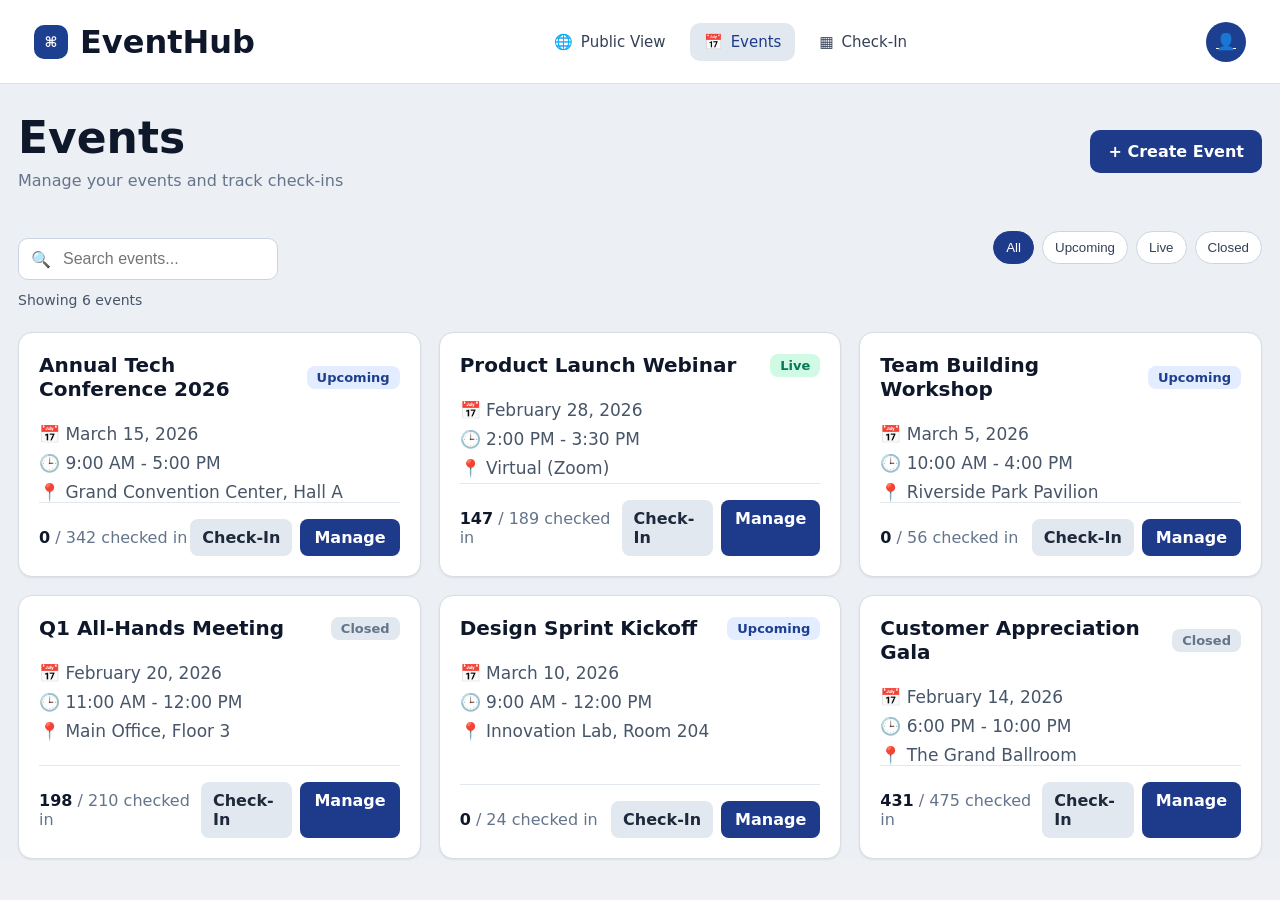
<file: index.html>
<!doctype html>
<html lang="en">
  <head>
    <meta charset="UTF-8" />
    <meta name="viewport" content="width=device-width, initial-scale=1.0" />
    <title>EventHub - Events</title>
    <link rel="stylesheet" href="./src/styles.css" />
  </head>
  <body>
    <div class="page-wrap">
      <header class="topbar">
        <div class="brand">
          <div class="brand-icon">⌘</div>
          <span>EventHub</span>
        </div>

        <nav class="nav-links">
          <a href="./public-view.html" class="nav-link"><span>🌐</span>Public View</a>
          <a href="./index.html" class="nav-link active"><span>📅</span>Events</a>
          <a href="./check-in.html" class="nav-link"><span>▦</span>Check-In</a>
        </nav>

        <a href="./public-view.html" class="user-btn" aria-label="User Profile">👤</a>
      </header>

      <main class="content">
        <div class="content-header">
          <div>
            <h1>Events</h1>
            <p>Manage your events and track check-ins</p>
          </div>
          <a href="./create-event.html" class="primary-btn">+ Create Event</a>
        </div>

        <div class="controls-row">
          <div class="search-box">
            <span>🔍</span>
            <input id="searchInput" type="text" placeholder="Search events..." />
          </div>
          <div class="status-filters" aria-label="Filter by status">
            <button class="filter-btn active" data-filter="all">All</button>
            <button class="filter-btn" data-filter="upcoming">Upcoming</button>
            <button class="filter-btn" data-filter="live">Live</button>
            <button class="filter-btn" data-filter="closed">Closed</button>
          </div>
        </div>

        <p id="resultsCount" class="results-count">Showing 6 events</p>

        <section class="cards-grid" id="eventsGrid">
          <article class="event-card" data-title="annual tech conference 2026" data-location="grand convention center, hall a" data-status="upcoming">
            <div class="card-header"><h2>Annual Tech Conference 2026</h2><span class="status upcoming">Upcoming</span></div>
            <div class="row">📅 March 15, 2026</div>
            <div class="row">🕒 9:00 AM - 5:00 PM</div>
            <div class="row">📍 Grand Convention Center, Hall A</div>
            <div class="card-footer"><p><strong>0</strong> / 342 checked in</p><div class="action-group"><a href="./check-in.html?event=Annual%20Tech%20Conference%202026" class="secondary-btn">Check-In</a><a href="./manage-event.html?event=Annual%20Tech%20Conference%202026" class="manage-btn">Manage</a></div></div>
          </article>

          <article class="event-card" data-title="product launch webinar" data-location="virtual (zoom)" data-status="live">
            <div class="card-header"><h2>Product Launch Webinar</h2><span class="status live">Live</span></div>
            <div class="row">📅 February 28, 2026</div>
            <div class="row">🕒 2:00 PM - 3:30 PM</div>
            <div class="row">📍 Virtual (Zoom)</div>
            <div class="card-footer"><p><strong>147</strong> / 189 checked in</p><div class="action-group"><a href="./check-in.html?event=Product%20Launch%20Webinar" class="secondary-btn">Check-In</a><a href="./manage-event.html?event=Product%20Launch%20Webinar" class="manage-btn">Manage</a></div></div>
          </article>

          <article class="event-card" data-title="team building workshop" data-location="riverside park pavilion" data-status="upcoming">
            <div class="card-header"><h2>Team Building Workshop</h2><span class="status upcoming">Upcoming</span></div>
            <div class="row">📅 March 5, 2026</div>
            <div class="row">🕒 10:00 AM - 4:00 PM</div>
            <div class="row">📍 Riverside Park Pavilion</div>
            <div class="card-footer"><p><strong>0</strong> / 56 checked in</p><div class="action-group"><a href="./check-in.html?event=Team%20Building%20Workshop" class="secondary-btn">Check-In</a><a href="./manage-event.html?event=Team%20Building%20Workshop" class="manage-btn">Manage</a></div></div>
          </article>

          <article class="event-card" data-title="q1 all-hands meeting" data-location="main office, floor 3" data-status="closed">
            <div class="card-header"><h2>Q1 All-Hands Meeting</h2><span class="status closed">Closed</span></div>
            <div class="row">📅 February 20, 2026</div>
            <div class="row">🕒 11:00 AM - 12:00 PM</div>
            <div class="row">📍 Main Office, Floor 3</div>
            <div class="card-footer"><p><strong>198</strong> / 210 checked in</p><div class="action-group"><a href="./check-in.html?event=Q1%20All-Hands%20Meeting" class="secondary-btn">Check-In</a><a href="./manage-event.html?event=Q1%20All-Hands%20Meeting" class="manage-btn">Manage</a></div></div>
          </article>

          <article class="event-card" data-title="design sprint kickoff" data-location="innovation lab, room 204" data-status="upcoming">
            <div class="card-header"><h2>Design Sprint Kickoff</h2><span class="status upcoming">Upcoming</span></div>
            <div class="row">📅 March 10, 2026</div>
            <div class="row">🕒 9:00 AM - 12:00 PM</div>
            <div class="row">📍 Innovation Lab, Room 204</div>
            <div class="card-footer"><p><strong>0</strong> / 24 checked in</p><div class="action-group"><a href="./check-in.html?event=Design%20Sprint%20Kickoff" class="secondary-btn">Check-In</a><a href="./manage-event.html?event=Design%20Sprint%20Kickoff" class="manage-btn">Manage</a></div></div>
          </article>

          <article class="event-card" data-title="customer appreciation gala" data-location="the grand ballroom" data-status="closed">
            <div class="card-header"><h2>Customer Appreciation Gala</h2><span class="status closed">Closed</span></div>
            <div class="row">📅 February 14, 2026</div>
            <div class="row">🕒 6:00 PM - 10:00 PM</div>
            <div class="row">📍 The Grand Ballroom</div>
            <div class="card-footer"><p><strong>431</strong> / 475 checked in</p><div class="action-group"><a href="./check-in.html?event=Customer%20Appreciation%20Gala" class="secondary-btn">Check-In</a><a href="./manage-event.html?event=Customer%20Appreciation%20Gala" class="manage-btn">Manage</a></div></div>
          </article>
        </section>

        <p id="noResults" class="no-results hidden">No events matched your search/filter.</p>
      </main>
    </div>

    <script>
      const searchInput = document.getElementById('searchInput');
      const filterButtons = Array.from(document.querySelectorAll('.filter-btn'));
      const cards = Array.from(document.querySelectorAll('.event-card'));
      const resultsCount = document.getElementById('resultsCount');
      const noResults = document.getElementById('noResults');

      let activeFilter = 'all';

      function applyFilters() {
        const term = searchInput.value.trim().toLowerCase();
        let visible = 0;

        cards.forEach((card) => {
          const matchesSearch = card.dataset.title.includes(term) || card.dataset.location.includes(term);
          const matchesFilter = activeFilter === 'all' || card.dataset.status === activeFilter;
          const show = matchesSearch && matchesFilter;
          card.classList.toggle('hidden', !show);
          if (show) visible += 1;
        });

        resultsCount.textContent = `Showing ${visible} event${visible === 1 ? '' : 's'}`;
        noResults.classList.toggle('hidden', visible !== 0);
      }

      searchInput.addEventListener('input', applyFilters);
      filterButtons.forEach((button) => {
        button.addEventListener('click', () => {
          filterButtons.forEach((b) => b.classList.remove('active'));
          button.classList.add('active');
          activeFilter = button.dataset.filter;
          applyFilters();
        });
      });
    </script>
  </body>
</html>
</file>
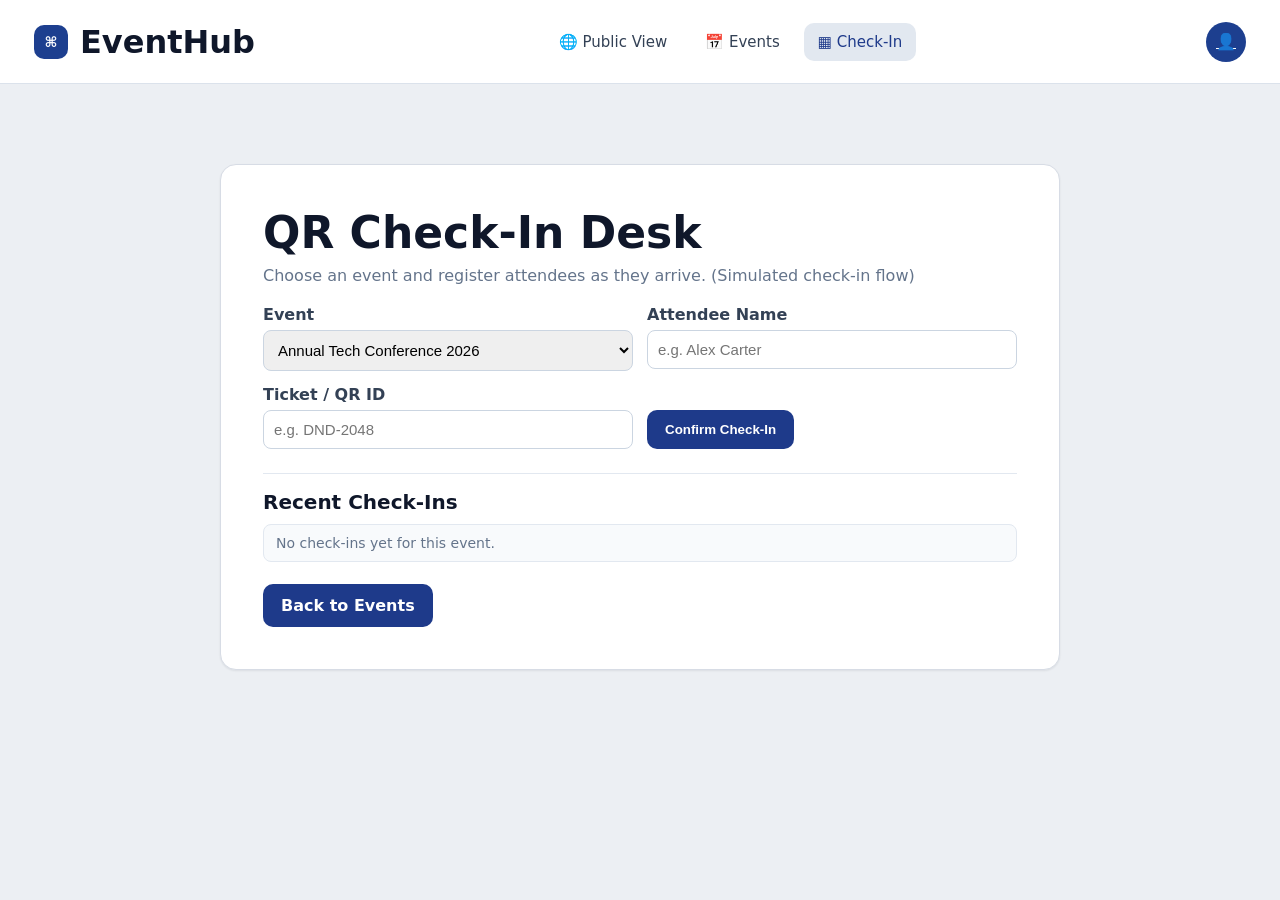
<file: check-in.html>
<!doctype html>
<html lang="en">
  <head>
    <meta charset="UTF-8" />
    <meta name="viewport" content="width=device-width, initial-scale=1.0" />
    <title>QR Check-In</title>
    <link rel="stylesheet" href="./src/styles.css" />
  </head>
  <body>
    <div class="subpage">
      <header class="topbar">
        <div class="brand"><div class="brand-icon">⌘</div><span>EventHub</span></div>
        <nav class="nav-links">
          <a href="./public-view.html" class="nav-link">🌐 Public View</a>
          <a href="./index.html" class="nav-link">📅 Events</a>
          <a href="./check-in.html" class="nav-link active">▦ Check-In</a>
        </nav>
        <a href="./public-view.html" class="user-btn">👤</a>
      </header>

      <div class="placeholder-card">
        <h1>QR Check-In Desk</h1>
        <p>Choose an event and register attendees as they arrive. (Simulated check-in flow)</p>

        <form id="checkInForm" class="checkin-form">
          <label>
            Event
            <select id="eventSelect" required>
              <option>Annual Tech Conference 2026</option>
              <option>Product Launch Webinar</option>
              <option>Team Building Workshop</option>
              <option>Q1 All-Hands Meeting</option>
              <option>Design Sprint Kickoff</option>
              <option>Customer Appreciation Gala</option>
            </select>
          </label>
          <label>
            Attendee Name
            <input id="attendeeName" type="text" placeholder="e.g. Alex Carter" required />
          </label>
          <label>
            Ticket / QR ID
            <input id="ticketId" type="text" placeholder="e.g. DND-2048" required />
          </label>
          <button class="primary-btn" type="submit">Confirm Check-In</button>
        </form>

        <div class="checkin-list-wrap">
          <h2>Recent Check-Ins</h2>
          <ul id="checkInList" class="checkin-list"></ul>
        </div>

        <a href="./index.html" class="primary-btn back-btn">Back to Events</a>
      </div>
    </div>

    <script>
      const STORAGE_KEY = 'eventhub-checkins-v1';
      const form = document.getElementById('checkInForm');
      const eventSelect = document.getElementById('eventSelect');
      const attendeeName = document.getElementById('attendeeName');
      const ticketId = document.getElementById('ticketId');
      const checkInList = document.getElementById('checkInList');

      const urlEvent = new URLSearchParams(window.location.search).get('event');
      if (urlEvent) {
        const options = Array.from(eventSelect.options).map((o) => o.value);
        if (options.includes(urlEvent)) eventSelect.value = urlEvent;
      }

      function readStore() {
        try {
          return JSON.parse(localStorage.getItem(STORAGE_KEY) || '[]');
        } catch {
          return [];
        }
      }

      function writeStore(records) {
        localStorage.setItem(STORAGE_KEY, JSON.stringify(records));
      }

      function render() {
        const selectedEvent = eventSelect.value;
        const records = readStore().filter((r) => r.event === selectedEvent).slice().reverse();
        checkInList.innerHTML = records.length
          ? records
              .map((r) => `<li><strong>${r.name}</strong> • ${r.ticket} <span>${r.time}</span></li>`)
              .join('')
          : '<li class="muted">No check-ins yet for this event.</li>';
      }

      form.addEventListener('submit', (event) => {
        event.preventDefault();
        const newRecord = {
          event: eventSelect.value,
          name: attendeeName.value.trim(),
          ticket: ticketId.value.trim(),
          time: new Date().toLocaleString()
        };

        if (!newRecord.name || !newRecord.ticket) return;

        const records = readStore();
        records.push(newRecord);
        writeStore(records);

        attendeeName.value = '';
        ticketId.value = '';
        attendeeName.focus();
        render();
      });

      eventSelect.addEventListener('change', render);
      render();
    </script>
  </body>
</html>
</file>
<file: src/styles.css>
:root {
  font-family: Inter, system-ui, -apple-system, Segoe UI, Roboto, sans-serif;
  color: #0f172a;
  background: #eef0f4;
}

* {
  box-sizing: border-box;
}

body {
  margin: 0;
  background: #eceff3;
}

.topbar {
  height: 84px;
  background: #fff;
  display: flex;
  align-items: center;
  justify-content: space-between;
  padding: 0 34px;
  border-bottom: 1px solid #dbe2eb;
}

.brand {
  display: flex;
  align-items: center;
  gap: 12px;
  font-size: 32px;
  font-weight: 700;
}

.brand-icon {
  width: 34px;
  height: 34px;
  border-radius: 10px;
  display: grid;
  place-items: center;
  background: #1d3f8f;
  color: #fff;
  font-size: 14px;
}

.nav-links {
  display: flex;
  gap: 10px;
}

.nav-link {
  display: inline-flex;
  align-items: center;
  gap: 8px;
  text-decoration: none;
  color: #334155;
  border-radius: 10px;
  padding: 10px 14px;
  font-size: 15px;
}

.nav-link.active,
.nav-link:hover {
  background: #e2e8f0;
  color: #1e3a8a;
}

.user-btn {
  width: 40px;
  height: 40px;
  border-radius: 9999px;
  display: grid;
  place-items: center;
  background: #1d3f8f;
  color: #fff;
}

.content {
  max-width: 1280px;
  margin: 28px auto;
  padding: 0 18px;
}

.content-header {
  display: flex;
  justify-content: space-between;
  align-items: center;
}

h1 {
  margin: 0;
  font-size: 44px;
}

p {
  margin: 8px 0 0;
  color: #64748b;
}

.primary-btn {
  text-decoration: none;
  border: none;
  background: #1e3a8a;
  color: #fff;
  font-weight: 600;
  padding: 12px 18px;
  border-radius: 10px;
}

.search-box {
  margin-top: 24px;
  display: flex;
  align-items: center;
  gap: 10px;
  background: #fff;
  border: 1px solid #cbd5e1;
  border-radius: 10px;
  max-width: 420px;
  padding: 10px 12px;
}

.search-box input {
  border: none;
  outline: none;
  width: 100%;
  font-size: 16px;
}

.cards-grid {
  margin-top: 24px;
  display: grid;
  grid-template-columns: repeat(3, minmax(0, 1fr));
  gap: 18px;
}

.event-card {
  background: #fff;
  border: 1px solid #d7dce5;
  border-radius: 14px;
  padding: 20px;
  box-shadow: 0 1px 2px rgba(15, 23, 42, 0.08);
  display: flex;
  flex-direction: column;
  height: 100%;
}

.card-header {
  display: flex;
  justify-content: space-between;
  align-items: center;
  gap: 12px;
  margin-bottom: 14px;
}

h2 {
  margin: 0;
  font-size: 20px;
}

.status {
  padding: 4px 10px;
  border-radius: 8px;
  font-size: 13px;
  font-weight: 600;
}

.status.upcoming {
  color: #1d3f8f;
  background: #e4ecff;
}

.status.live {
  color: #047857;
  background: #d1fae5;
}

.status.closed {
  color: #64748b;
  background: #e2e8f0;
}

.row {
  display: flex;
  align-items: center;
  gap: 8px;
  color: #475569;
  margin-top: 9px;
  font-size: 17px;
}

.card-footer {
  margin-top: auto;
  border-top: 1px solid #e2e8f0;
  padding-top: 16px;
  display: flex;
  justify-content: space-between;
  align-items: center;
}

.card-footer p {
  margin: 0;
}

.card-footer strong {
  color: #0f172a;
}

.manage-btn {
  text-decoration: none;
  background: #1e3a8a;
  color: white;
  border-radius: 8px;
  padding: 9px 14px;
  font-weight: 600;
}

.subpage {
  min-height: 100vh;
  background: #eceff3;
}

.placeholder-card {
  max-width: 840px;
  margin: 80px auto;
  background: white;
  border-radius: 16px;
  border: 1px solid #d7dce5;
  box-shadow: 0 1px 2px rgba(15, 23, 42, 0.08);
  padding: 42px;
}

.back-btn {
  display: inline-block;
  margin-top: 22px;
}

@media (max-width: 1100px) {
  .cards-grid {
    grid-template-columns: repeat(2, minmax(0, 1fr));
  }
}

@media (max-width: 760px) {
  .topbar {
    padding: 0 16px;
    gap: 12px;
    flex-wrap: wrap;
    height: auto;
    padding-block: 14px;
  }

  .brand {
    font-size: 24px;
  }

  h1 {
    font-size: 34px;
  }

  .content-header {
    flex-direction: column;
    align-items: start;
    gap: 14px;
  }

  .cards-grid {
    grid-template-columns: 1fr;
  }
}

.controls-row {
  display: flex;
  align-items: center;
  justify-content: space-between;
  gap: 14px;
  margin-top: 24px;
  flex-wrap: wrap;
}

.status-filters {
  display: flex;
  gap: 8px;
}

.filter-btn {
  border: 1px solid #cbd5e1;
  background: #fff;
  color: #334155;
  border-radius: 999px;
  padding: 8px 12px;
  cursor: pointer;
}

.filter-btn.active {
  background: #1e3a8a;
  color: #fff;
  border-color: #1e3a8a;
}

.results-count {
  margin-top: 12px;
  font-size: 14px;
  color: #475569;
}

.action-group {
  display: flex;
  gap: 8px;
}

.secondary-btn {
  text-decoration: none;
  background: #e2e8f0;
  color: #1e293b;
  border-radius: 8px;
  padding: 9px 12px;
  font-weight: 600;
}

.hidden {
  display: none;
}

.no-results {
  margin-top: 18px;
  padding: 16px;
  background: #fff;
  border: 1px dashed #cbd5e1;
  border-radius: 10px;
}

.checkin-form {
  margin-top: 20px;
  display: grid;
  grid-template-columns: repeat(2, minmax(0, 1fr));
  gap: 14px;
}

.checkin-form label {
  display: flex;
  flex-direction: column;
  gap: 6px;
  font-weight: 600;
  color: #334155;
}

.checkin-form input,
.checkin-form select {
  border: 1px solid #cbd5e1;
  border-radius: 8px;
  padding: 10px;
  font-size: 15px;
}

.checkin-form button {
  width: fit-content;
  align-self: end;
}

.checkin-list-wrap {
  margin-top: 24px;
  border-top: 1px solid #e2e8f0;
  padding-top: 16px;
}

.checkin-list {
  list-style: none;
  padding: 0;
  margin: 10px 0 0;
  display: grid;
  gap: 8px;
}

.checkin-list li {
  background: #f8fafc;
  border: 1px solid #e2e8f0;
  border-radius: 8px;
  padding: 10px 12px;
  display: flex;
  justify-content: space-between;
  gap: 10px;
}

.checkin-list span,
.muted {
  color: #64748b;
  font-size: 14px;
}

@media (max-width: 760px) {
  .checkin-form {
    grid-template-columns: 1fr;
  }
}
</file>
